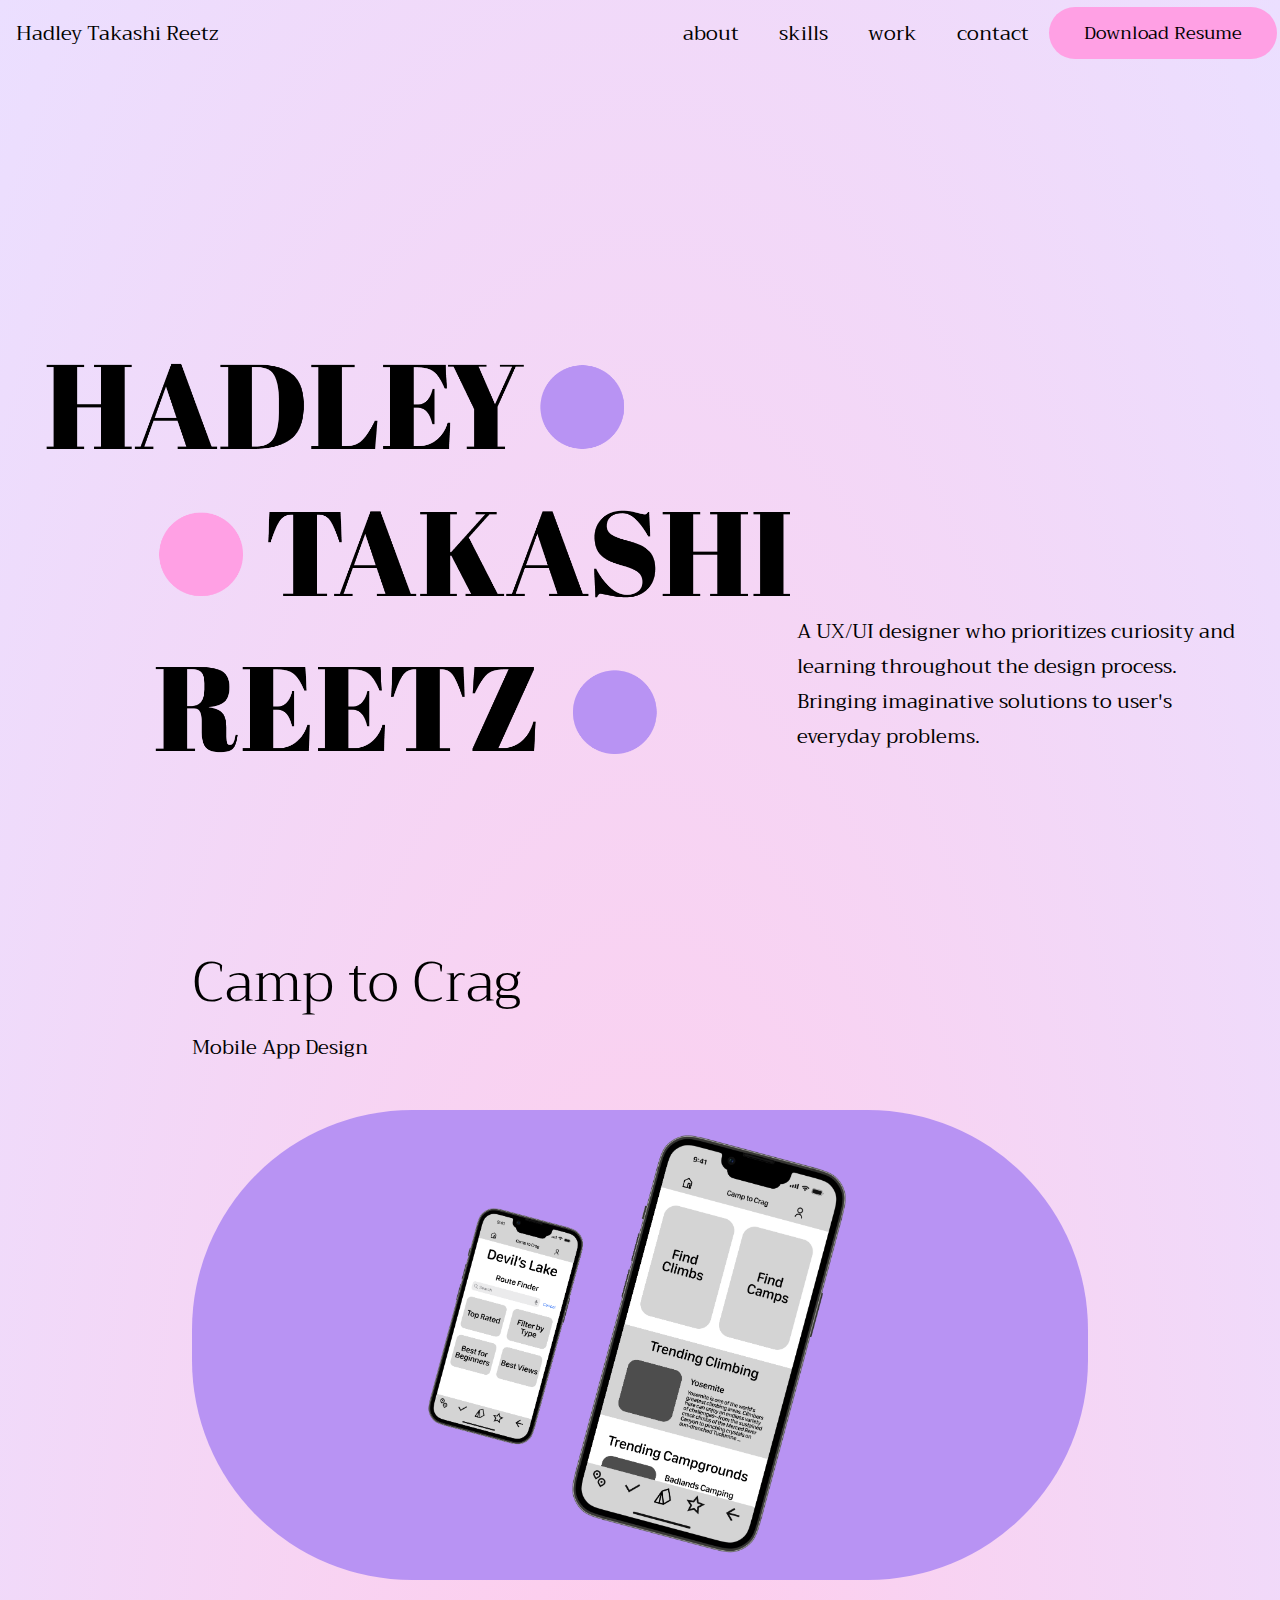
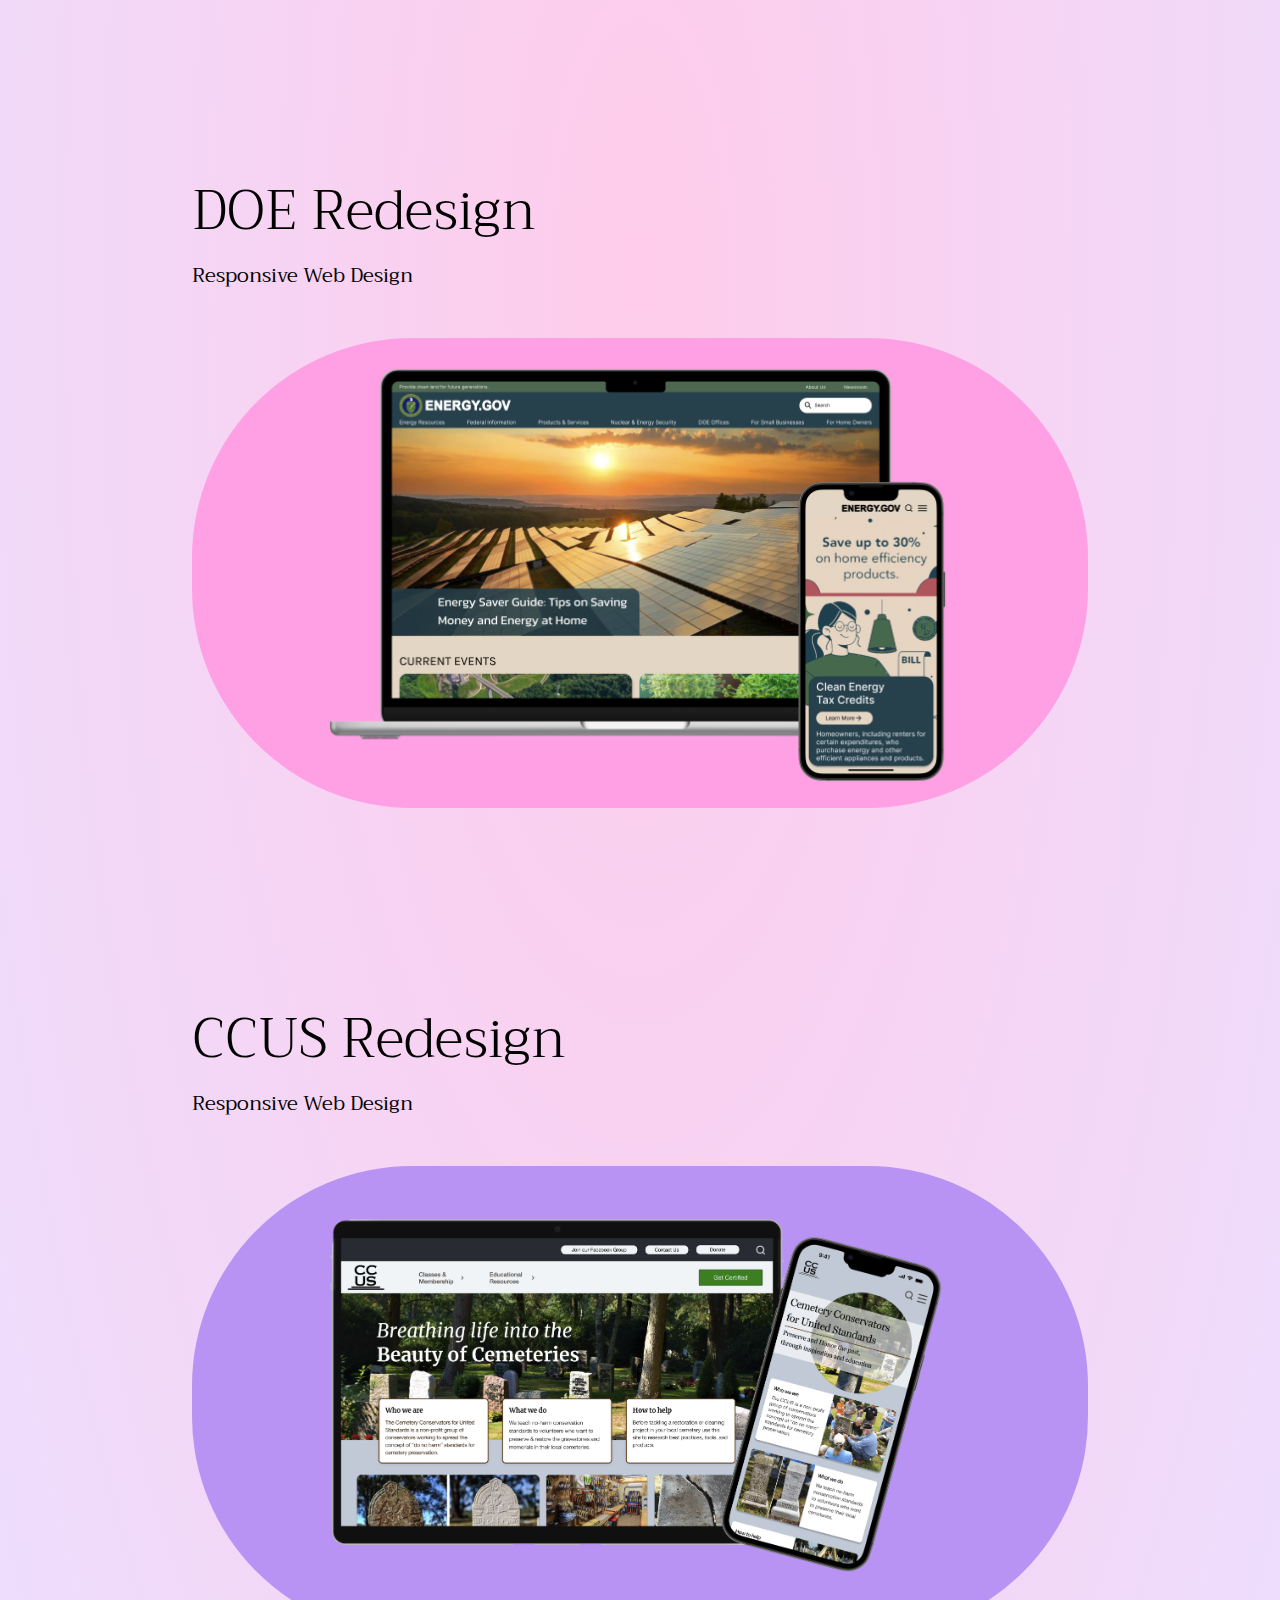
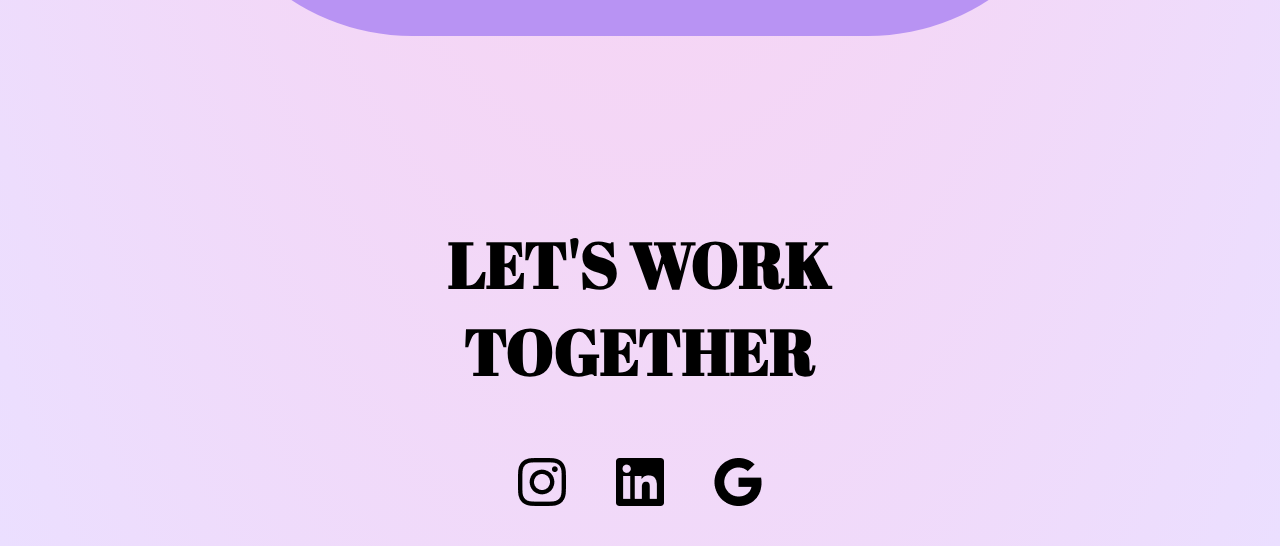
<file: index.html>
<!DOCTYPE html>
<html>

<head>
    <link href="css/styles.css" type="text/css" rel="stylesheet">
    <link rel="preconnect" href="https://fonts.googleapis.com">
    <link rel="preconnect" href="https://fonts.gstatic.com" crossorigin>
    <link href="https://fonts.googleapis.com/css2?family=Abril+Fatface&family=Trirong:wght@300;400&display=swap"
        rel="stylesheet">
    <meta name="viewport" content="width=device-width, initial-scale=1" />
    <title></title>
    <script src="https://code.jquery.com/jquery-3.6.4.min.js" integrity="sha256-oP6HI9z1XaZNBrJURtCoUT5SUnxFr8s3BzRl+cbzUq8=" crossorigin="anonymous"></script>
</head>

<body>
    <header class="navigation">
        <div class="logo">
            <p>Hadley Takashi Reetz</p>
        </div>
        <nav class="nav">
            <div class="desktop">
                <p>about</p>
                <p>skills</p>
                <p>work</p>
                <p>contact</p>
                <button>Download Resume</button>
            </div>
            <div class="hamburger">
                <img class="menuIcon" src="../images/Hamburger-Menu.png" onclick="this.parentNode.classList.toggle('open')" alt="hamburger icon">
                <div class="hamburgerMenu">
                    <p>about</p>
                    <p>skills</p>
                    <p>work</p>
                    <p>contact</p>
                    <button>Download Resume</button>
                </div>
            </div>
        </nav>
    </header>

    <section class="heroImg">
        <div class="content">
            <img class="hero" src="../images/logo.png">
            <div class="blurb">
                <p>A UX/UI designer who prioritizes curiosity and learning throughout the design process. Bringing
                    imaginative solutions to user's everyday problems.</p>
            </div>
        </div>
    </section>

    <section class="caseStudy">
        <h2 class="caseStudyTitle">Camp to Crag</h2>
        <p class="caseStudyBio">Mobile App Design</p>
        <div class="caseStudyBackground Purple">
            <div class="caseStudyImage campToCrag"></div>
        </div>
    </section>

    <section class="caseStudy">
        <h2 class="caseStudyTitle">DOE Redesign</h2>
        <p class="caseStudyBio">Responsive Web Design</p>
        <div class="caseStudyBackground Pink">
            <div class="caseStudyImage DOE"></div>
        </div>
    </section>

    <section class="caseStudy">
        <h2 class="caseStudyTitle">CCUS Redesign</h2>
        <p class="caseStudyBio">Responsive Web Design</p>
        <div class="caseStudyBackground Purple">
            <div class="caseStudyImage CCUS"></div>
        </div>
    </section>
    <footer>
        <div class="footer">
            <h3 id="workTogether">LET'S WORK <br> TOGETHER</h3>
            <div class="footerImg">
                <img src="../images/Instagram.png">
                <img src="../images/linkedin.png">
                <img src="../images/gmail.png">
            </div>
        </div>
    </footer>

</body>
<script src="../js/index.js"></script>
</html>
</file>
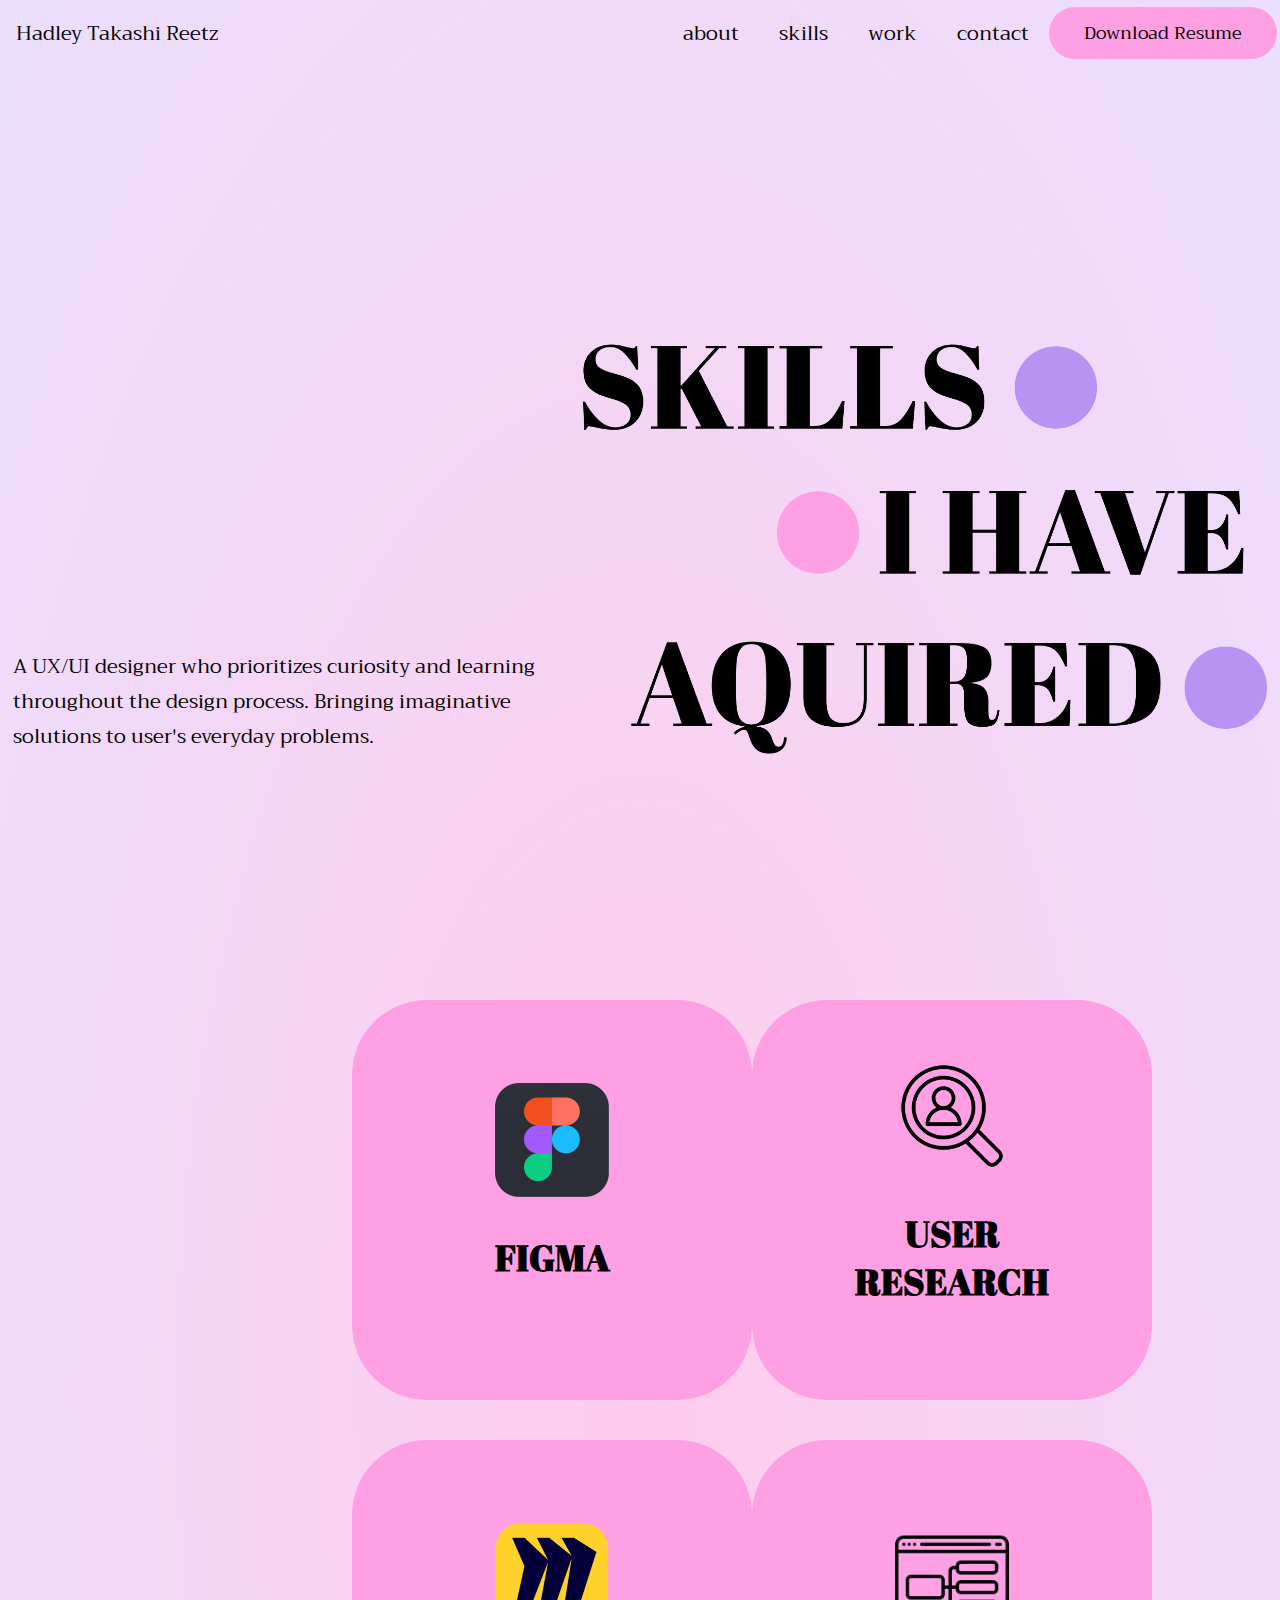
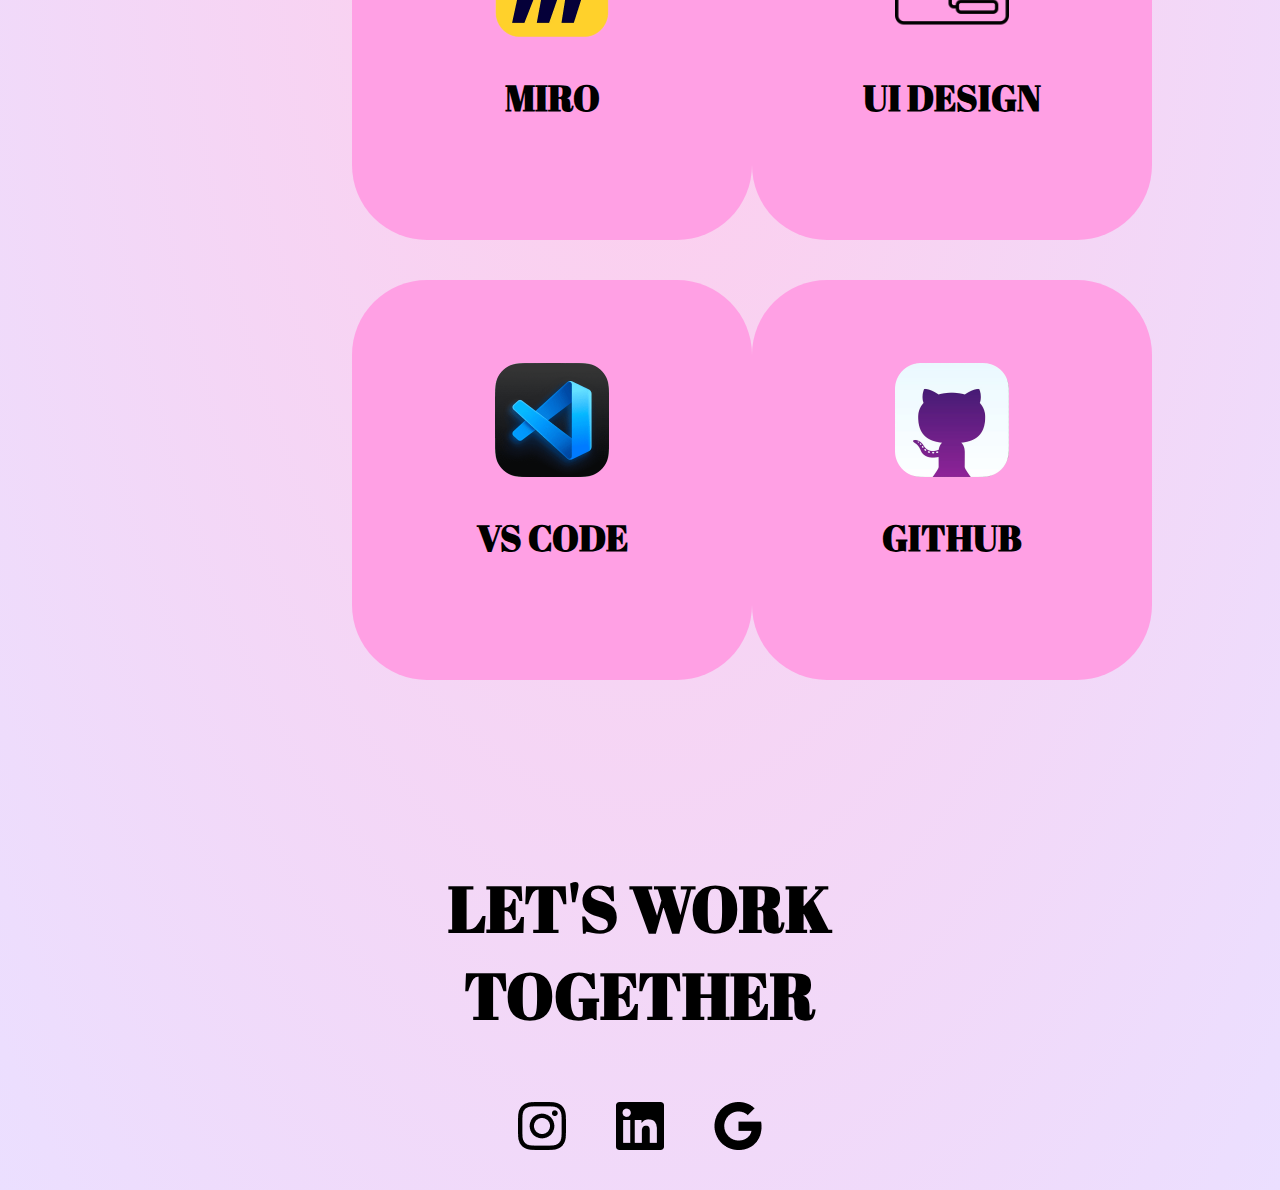
<file: skills.html>
<!DOCTYPE html>
<html>

<head>
    <link href="css/styles.css" type="text/css" rel="stylesheet">
    <link rel="preconnect" href="https://fonts.googleapis.com">
    <link rel="preconnect" href="https://fonts.gstatic.com" crossorigin>
    <link href="https://fonts.googleapis.com/css2?family=Abril+Fatface&family=Trirong:wght@300;400&display=swap"
        rel="stylesheet">
        <meta name="viewport" content="width=device-width, initial-scale=1">    
    <title></title>
    <script src="https://code.jquery.com/jquery-3.6.4.min.js" integrity="sha256-oP6HI9z1XaZNBrJURtCoUT5SUnxFr8s3BzRl+cbzUq8=" crossorigin="anonymous"></script>
</head>

<body>
    <header class="navigation">
        <div class="logo">
            <p>Hadley Takashi Reetz</p>
        </div>
        <nav class="nav">
            <div class="desktop">
                <p>about</p>
                <p>skills</p>
                <p>work</p>
                <p>contact</p>
                <button>Download Resume</button>
            </div>
            <div class="hamburger">
                <img class="menuIcon" src="../images/Hamburger-Menu.png" onclick="this.parentNode.classList.toggle('open')" alt="hamburger icon">
                <div class="hamburgerMenu">
                    <p>about</p>
                    <p>skills</p>
                    <p>work</p>
                    <p>contact</p>
                    <button>Download Resume</button>
                </div>
            </div>
        </nav>
    </header>

    <section class="heroImg">
        <div class="content">
            <img class="hero" id="niceToMeetYou" src="../images/skillsHero.png">
            <div class="blurbSkills">
                <p>A UX/UI designer who prioritizes curiosity and learning throughout the design process. Bringing imaginative solutions to user's everyday problems.</p>
            </div>
        </div>
    </section>

    <section class="skills">
        <div class="skillBox one">
            <img class="skillIcon" src="../images/figma.png">
            <h3 class="skillText">FIGMA</h3>
        </div>

        <div class="skillBox two">
            <img class="skillIcon" src="../images/userResearch.png">
            <h3 class="skillText">USER <br> RESEARCH</h3>
        </div>

        <div class="skillBox three">
            <img class="skillIcon" src="../images/miro.png">
            <h3 class="skillText">MIRO</h3>
        </div>

        <div class="skillBox four">
            <img class="skillIcon" src="../images/uiDesign.png">
            <h3 class="skillText">UI DESIGN</h3>
        </div>

        <div class="skillBox five">
            <img class="skillIcon" src="../images/vsCode.png">
            <h3 class="skillText">VS CODE</h3>
        </div>

        <div class="skillBox six">
            <img class="skillIcon" src="../images/github.png">
            <h3 class="skillText">GITHUB</h3>
        </div>
    </section>

    <footer>
        <div class="footer">
            <h3 id="workTogether">LET'S WORK <br> TOGETHER</h3>
            <div class="footerImg">
            <img src="../images/Instagram.png">
            <img src="../images/linkedin.png">
            <img src="../images/gmail.png">
        </div>
        </div>
    </footer>
    </body>
    <script src="../js/index.js"></script>
    </html>
</file>
<file: css/styles.css>
body {
    background-image: radial-gradient(ellipse, #FFCCEB, #EBDFFF);
    margin: 0;
    /*background-image: linear-gradient(to bottom right, #FFCCEB, #EBDFFF);*/
}

.nav {
    width: 100%;
}

.nav .desktop {
    display: flex;
    justify-content: flex-end;
    align-items: center;
    display: none;
}



.hamburger {
    position: absolute;
    right: 20px;
    top: 10px;
}

.menuIcon {
    background-image: url("../images/Hamburger-Menu.png");
    background-repeat: no-repeat;
    background-size: cover;
    height: 50px;
    width: 50px;
}

.hamburgerMenu {
    display: none;
    position: relative;
    left: -45px;
    top: 48px;
    width: 100vw;
}

.open .hamburgerMenu {
    display: block;
    width: 100%;
    text-align: center;
}

.open .menuIcon {
    background-image: url("../images/Close.png");
    background-repeat: no-repeat;
}

.nav p {
    padding-left: 20px;
    padding-right: 20px;
}

.navigation {
    display: flex;
    align-items: center;
    justify-content: space-between;
}

.logo {
    width: 80%;
    padding: 1%;
    /*background-color:lightblue;*/
}

/*nav {
    width: 71%;
    padding:1%;
}*/

.content {
    display: block;
}

.hero {
    width: 100%;
    padding-top: 40vh;
}

.blurb {
    width: 100%;
    margin-top: 5%;

}

.heroImg {
    height: 1000px;
    padding: 4%;
    /*background-color:aqua;*/

}

p {
    font-family: 'Trirong', serif;
    font-size: 20px;
    margin-block-start: 0em;
    margin-block-end: 0em;
}

h2 {
    font-family: 'Trirong', serif;
    font-size: 54px;
    font-weight: 300;
    margin-block-start: 0em;
    margin-block-end: 0em;
}

h3 {
    font-family: 'Abril Fatface', cursive;
    font-size: 36px;
    text-align: center;
}



button {
    background-color: rgb(255, 160, 228);
    border: none;
    padding: 2px 35px;
    border-radius: 30px;
    font-family: 'Trirong', serif;
    font-size: 18px;
    height: 52px;
    align-items: center;
}

/* CASE STUDY HOME PAGE STYLING */

.caseStudy {
    height: 700px;
    padding: 5% 5%;
}

.caseStudy h2 {
    font-family: 'Trirong', serif;
    font-size: 54px;
    font-weight: 300;
    padding-bottom: 0%;
    /*padding issue again*/
    margin-block-end: 0em;
}

.caseStudyBackground {
    height: 500px;
    width: 100%;
    max-width: 1030px;
    border-radius: 220px;
    margin-left: auto;
    margin-right: auto;
    margin-top: 5%;
    display: flex;
    justify-content: center;
    align-items: center;
}

.Pink {
    background-color: rgb(255, 160, 228);
}

.Purple {
    background-color: rgb(184, 147, 243);
}

.caseStudyImage {
    background-size: contain;
    height: 430px;
    width: 50vw;
    background-repeat: no-repeat;
    background-position: center;
}

.campToCrag {
    background-image: url("../images/camptocragmobile.png");
    transition: transform 1000ms ease-out;
}

.campToCrag:hover {
    transform: rotate(10deg);
}

.DOE {
    background-image: url("../images/DOE-Mobile.png");
    transition: transform 1000ms ease-out;
}

.DOE:hover {
    transform: rotate(10deg);
}

.CCUS {
    background-image: url("../images/CCUS-Mobile.png");
    transition: transform 1000ms ease-out;
}

.CCUS:hover {
    transform: rotate(10deg);
}

/* About me CSS */

/* ABOUT HERO */
.aboutHero {
    display: flex;
    flex-direction: column;
}

#portrait {
    max-width: 60%;
    border-radius: 500px 500px 500px 0px;
    max-height: 70vh;
    order: 1;
}

#niceToMeetYou {
    width: 100%;
    max-height: 70%;
    object-fit: scale-down;
    order: 2;
}

/* ABOUT MODALS */



span {
    font-family: 'Trirong', serif;
    font-size: 54px;
    font-weight: 300;
    margin-block-end: 0em;
}

.aboutMe {
    height: 120%svh;
    display: flex;
    justify-content: center;
}

.modal {
    height: 85vh;
    width: 100%;
    max-height: 900px;
    max-width: 1200.21px;
    background-color: rgb(255, 160, 228);
    margin-top: 10%;
    margin-bottom: 5%;
    display: flex;
    align-items: center;
}

.aboutText {
    display: inline-block;
    margin-right: 5%;
    line-height: 170%;
}

.aboutTextLeft {
    display: inline-block;
    margin-left: 5%;
}

.modal p {
    font-size: 15px;
}

.modal span {
    font-size: 40px;
}

.aboutText h2 {
    display: inline-block;
    margin-block-start: 0em;
    margin-block-end: 0em;
}

.aboutText p {
    display: inline-block;
}

.illustration {
    height: auto;
    width: 42%;
    border-radius: 42px;
    margin: 5%;
}



/* My Skills CSS */

.skills {
    height: 1400px;
    width: 45%;
    display: grid;
    grid-template-columns: 1fr 1fr;
    grid-template-rows: 440px 440px 440px;
    grid-template-areas:
        "one two"
        "three four"
        "five six";
    margin-left: auto;
    margin-right: auto;
    margin-top: 10%;
}

.skillBox {
    width: 400px;
    height: 400px;
    background-color: rgb(255, 160, 228);
    border-radius: 75px;
    display: flex;
    flex-direction: column;
    align-items: center;
    justify-content: center;
}

.skillIcon {
    width: 114px;
    height: 114px;
}

/* Footer CSS */
.footer h3 {
    font-family: 'Abril Fatface', cursive;
    font-size: 64px;
    text-align: center;
}

.footerImg {
    display: flex;
    justify-content: center;
}

.footer img {
    display: flex;
    padding-left: 25px;
    padding-right: 25px;
    padding-bottom: 40px;

}




/* Media Queries */

@media only all and (min-width: 900px) {

    .navigation {
        margin: 3px;
    }

    .nav .desktop {
        display: flex;
    }

    .hamburger {
        display: none;
    }

    .heroImg {
        height: 780px;
        padding: 1%;
        /*background-color:aqua;*/

    }

    .hero {
        /* display:flex; */
        width: 60%;
        /*outline: 3px solid red;*/

    }

    .blurb {
        width: 35%;
        /*outline: 3px solid red;*/
        padding: 0px;
        margin: 0px;
        /*I want this to fully align to the bottom*/
    }

    .content {
        display: flex;
        align-items: flex-end;
        justify-content: center;
        width: 100%;
        height: 75vh;
    }

    .caseStudy {
        height: 700px;
        padding: 5% 15%;
    }

    .caseStudyImage {
        background-size: contain;
        height: 450px;
        width: 50vw;
        background-repeat: no-repeat;
        background-position: center;
    }

    .campToCrag {
        background-image: url("../images/camptocrag.png");
    }

    .DOE {
        background-image: url("../images/DOE.png");
    }

    .CCUS {
        background-image: url("../images/CCUS.png");
    }

    .caseStudyBackground {
        height: 470px;
        width: 100%;
        max-width: 1030px;
        border-radius: 220px;
        margin-left: auto;
        margin-right: auto;
        margin-top: 5%;
        display: flex;
        justify-content: center;
        align-items: center;
    }

    .logo {
        width: 40%;
        padding: 1%;
        /*background-color:lightblue;*/
    }

    /* ABOUT PAGE */

    #portrait {
        max-width: 45%;
        border-radius: 500px 500px 500px 0px;
        max-height: 70vh;
        order: 2;
    }

    #niceToMeetYou {
        width: 55%;
        max-height: 80%;
        max-width: 55%;
        object-fit: scale-down;
        order: 1;
    }

    .aboutHero {
        padding-top: 10vh;
        display: flex;
        flex-direction: row;
        align-items: flex-end;
        justify-content: center;
        width: 100%;
        height: 75vh;
    }

    .modal {
        height: 85vh;
        width: 65vw;
        max-height: 900px;
        max-width: 1200.21px;
        background-color: rgb(255, 160, 228);
        border-radius: 42px;
        margin-top: 10%;
        margin-bottom: 5%;
        display: flex;
        align-items: center;
    }

    .modal p {
        font-size: 20px;
    }

    .modal span {
        font-size: 54px;
    }

    .aboutText {
        line-height: 200%;
    }
}

@media only all and (min-width: 1100px) {

    .parallax {
        height: 100vh;
        overflow-x: hidden;
        overflow-y: auto;
        perspective: 1px;
    }

    .parallax-layer {
        position: absolute;
        top: 0;
        right: 0;
        bottom: 0;
        left: 0;
    }

    .layer1 {
        transform: translateZ(0);
    }

    .layer2 {
        transform: translateZ(-1px);
    }

    .layer3 {
        transform: translateZ(-2px);
    }

    .parallax-layer.layer1 {
        width: 100%;
        height: 100rem;

        /* background-image: radial-gradient(ellipse, #FFCCEB, #EBDFFF); */
    }

    .parallax-layer.layer2 {

        width: 160px;
        height: 160px;
        border-radius: 200px;
        background-color: rgb(184, 147, 243);
    }

    .one {
        top: 100rem;
        left: 80rem;
    }

    .two {
        top: 150rem;
        left: -20rem;
    }

    .three {
        top: 200rem;
        left: 60rem;
    }

    .four {
        top: 70rem;
        left: -25rem;
    }

    

    .parallax-layer.layer3 {
        width: 220px;
        height: 220px;
        border-radius: 250px;
        background-color: rgb(255, 160, 228);
    }

    .five {
        top: 90rem;
        left: 150rem;
    }

    .six {
        top: 140rem;
        left: -70rem;
    }

    .seven {
        top: 210rem;
        left: 140rem;
    }
}



/* 
@media only all and (max-width:700px) {

    .content {
        display:block;
    }

    .hero {
        width:100%;
        padding-top:40vh;
    }

    .blurb {
        width:100%;
        margin:5%;
        
    }
 */

}
</file>
